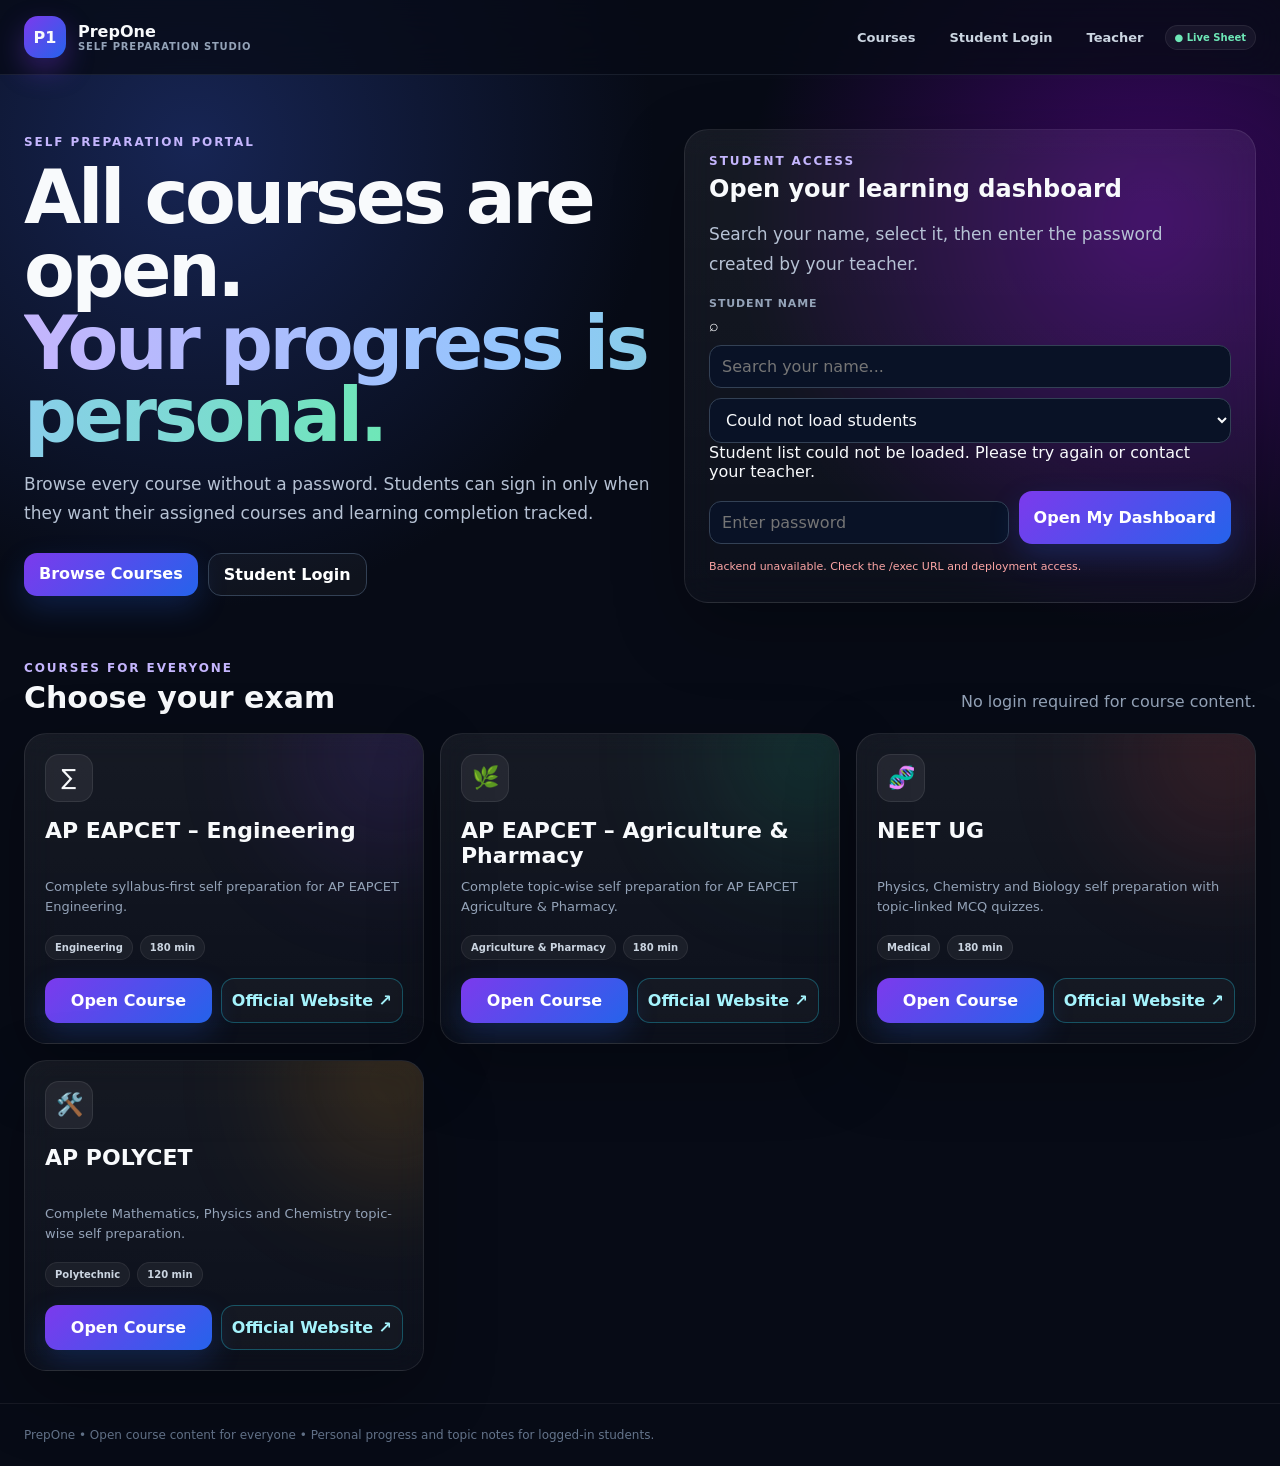
<file: index.html>
<!doctype html><html><head><meta charset="utf-8"><meta name="viewport" content="width=device-width,initial-scale=1"><title>PrepOne • Self Preparation</title><link rel="stylesheet" href="assets/styles.css"></head><body>
<main>
<section class="hero compactHero"><div class="shell heroGrid"><div><div class="eyebrow">Self preparation portal</div><h1>All courses are open.<br><span class="gradientText">Your progress is personal.</span></h1><p>Browse every course without a password. Students can sign in only when they want their assigned courses and learning completion tracked.</p><div class="heroActions"><a href="#courses" class="btn primary">Browse Courses</a><a href="#studentAccess" class="btn ghost">Student Login</a></div></div><aside id="studentAccess" class="studentAccess glass"><div class="eyebrow">Student access</div><h2>Open your learning dashboard</h2><p class="mutedText">Search your name, select it, then enter the password created by your teacher.</p><div class="studentPicker" id="studentPicker">
  <label class="formLabel" for="studentSearch">Student name</label>
  <div class="studentSearchWrap"><span class="studentSearchIcon">⌕</span><input id="studentSearch" class="field" placeholder="Search your name..." autocomplete="off" aria-label="Search student name"></div>
  <select id="studentSelect" class="field studentNameSelect" aria-label="Select your name"><option value="">Loading students…</option></select>
  <div id="studentPickerMsg" class="pickerHint">Select your name from the list.</div>
</div>
<div id="studentPasswordArea" class="studentPasswordArea"><input id="studentPassword" type="password" class="field" placeholder="Enter password" autocomplete="current-password"><button id="studentLoginBtn" class="btn primary">Open My Dashboard</button><div id="studentLoginMsg" class="formMsg"></div></div></aside></div></section>
<section id="courses" class="section"><div class="shell"><div class="sectionHead"><div><div class="eyebrow">Courses for everyone</div><h2>Choose your exam</h2></div><p>No login required for course content.</p></div><div id="examGrid" class="examGrid"></div></div></section>
</main>
<script src="config.js"></script><script src="seed-data.js"></script><script src="assets/app.js"></script><script>initHome()</script></body></html>
</file>
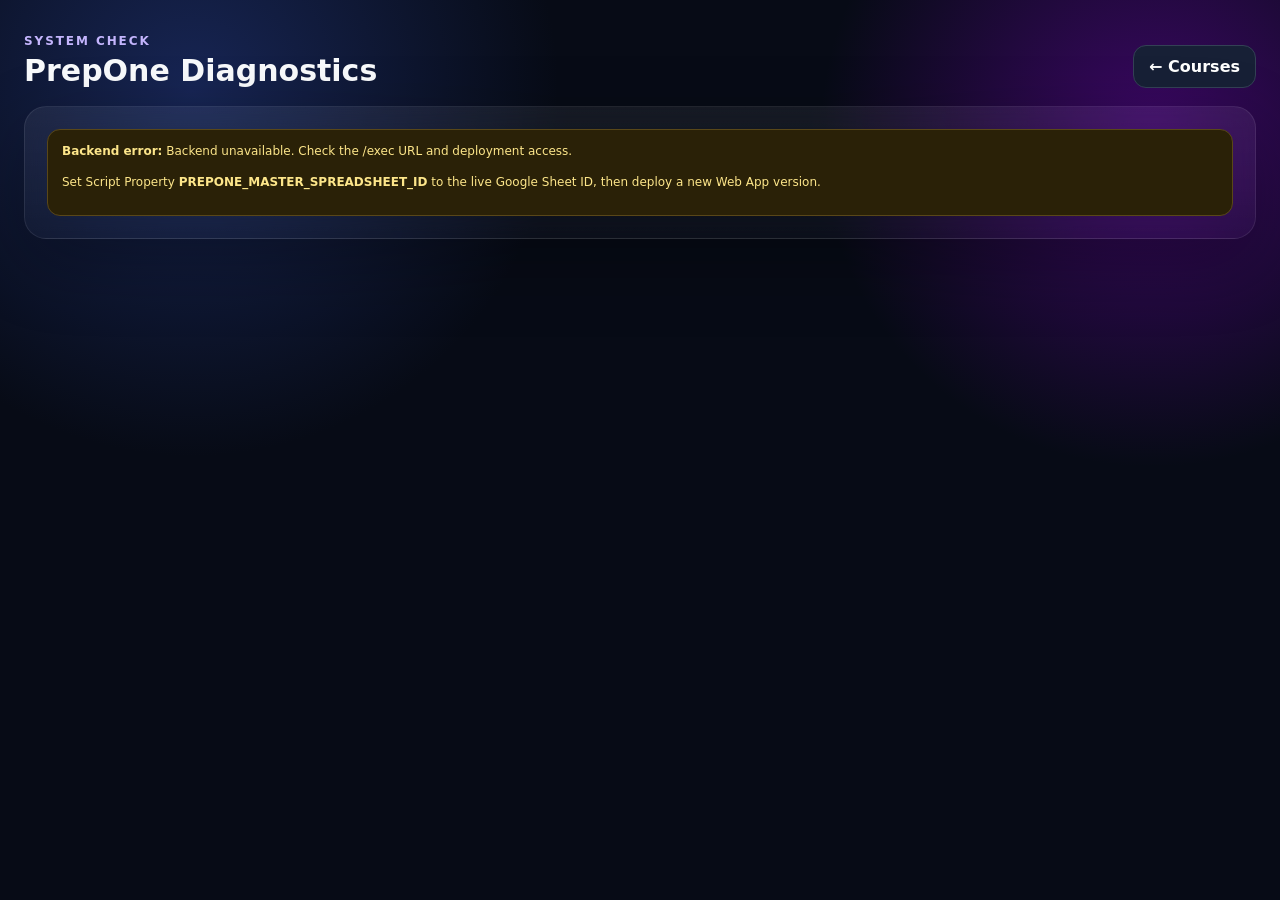
<file: diagnostics.html>
<!doctype html><html><head><meta charset="utf-8"><meta name="viewport" content="width=device-width,initial-scale=1"><title>Diagnostics • PrepOne</title><link rel="stylesheet" href="assets/styles.css"></head><body><main class="shell" style="padding-top:34px"><div class="sectionHead"><div><div class="eyebrow">System check</div><h2>PrepOne Diagnostics</h2></div><a class="btn" href="index.html">← Courses</a></div><section class="contentCard glass"><div id="diag" class="notice">Checking live backend…</div></section></main><script src="config.js"></script><script src="seed-data.js"></script><script src="assets/app.js"></script><script>initDiagnostics()</script></body></html>
</file>
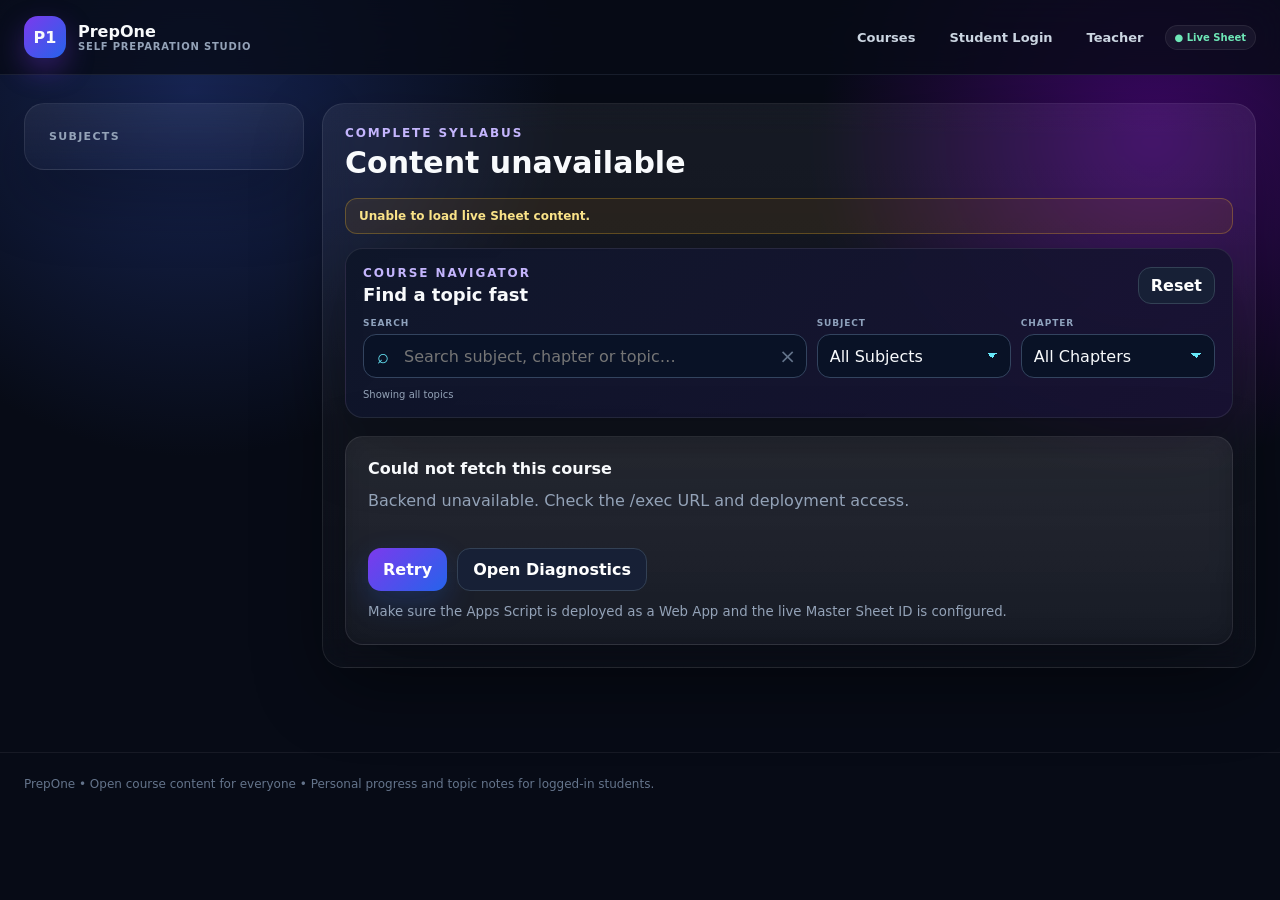
<file: exam.html>
<!doctype html><html><head><meta charset="utf-8"><meta name="viewport" content="width=device-width,initial-scale=1"><title>PrepOne</title><script>(function(){const p=new URLSearchParams(location.search),e=p.get('exam')||'';location.replace('study.html'+(e?'?exam='+encodeURIComponent(e):''));})();</script></head><body></body></html>
</file>
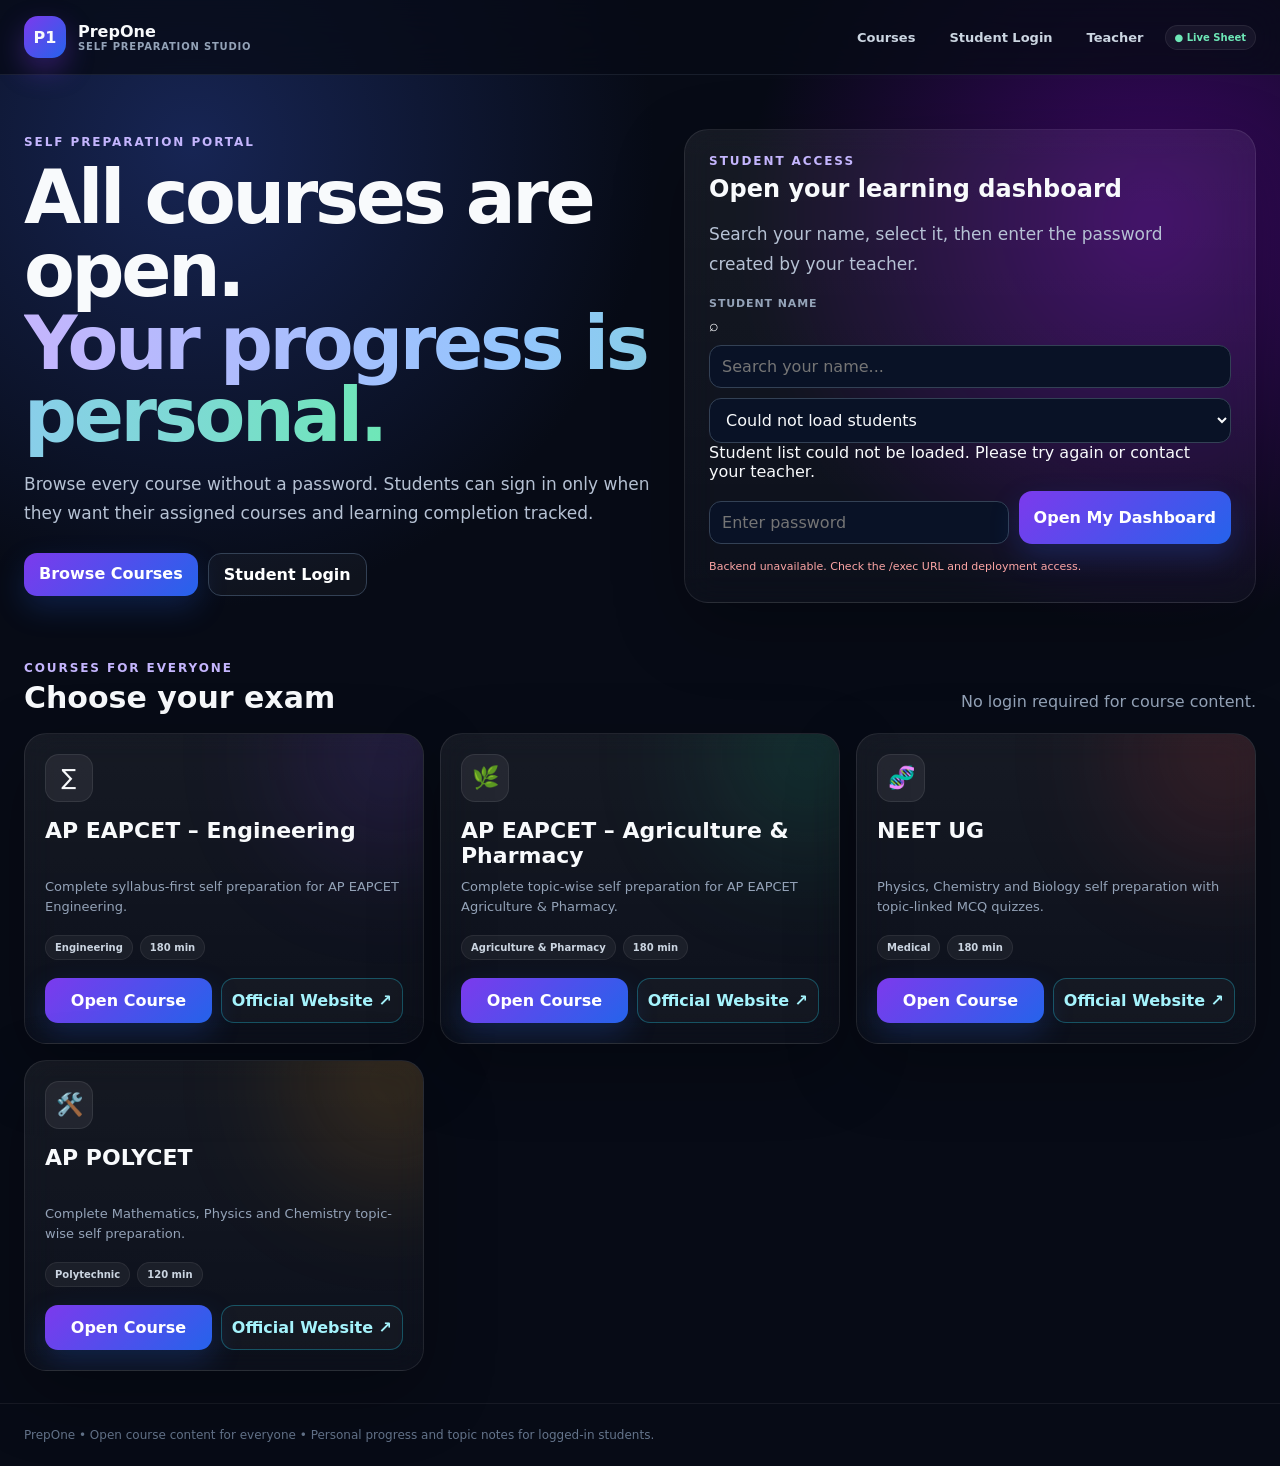
<file: mock.html>
<!doctype html><html><head><meta charset="utf-8"><meta name="viewport" content="width=device-width,initial-scale=1"><title>PrepOne</title><script>location.replace('index.html')</script></head><body></body></html>
</file>
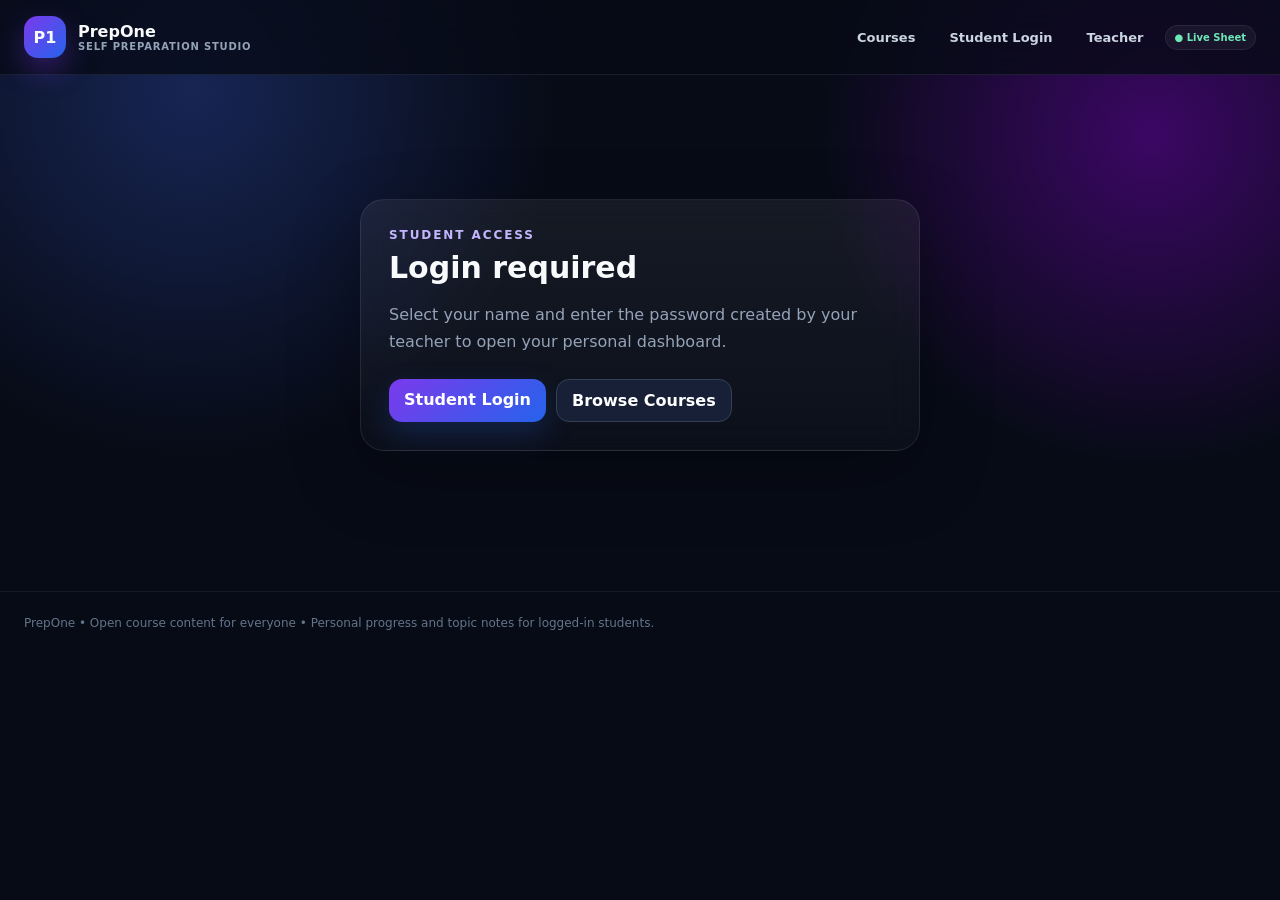
<file: student.html>
<!doctype html><html><head><meta charset="utf-8"><meta name="viewport" content="width=device-width,initial-scale=1"><title>My Learning • PrepOne</title><link rel="stylesheet" href="assets/styles.css"></head><body><main class="shell studentPage"><div id="studentDashboard"></div></main><script src="config.js"></script><script src="seed-data.js"></script><script src="assets/app.js"></script><script>initStudentDashboard()</script></body></html>
</file>
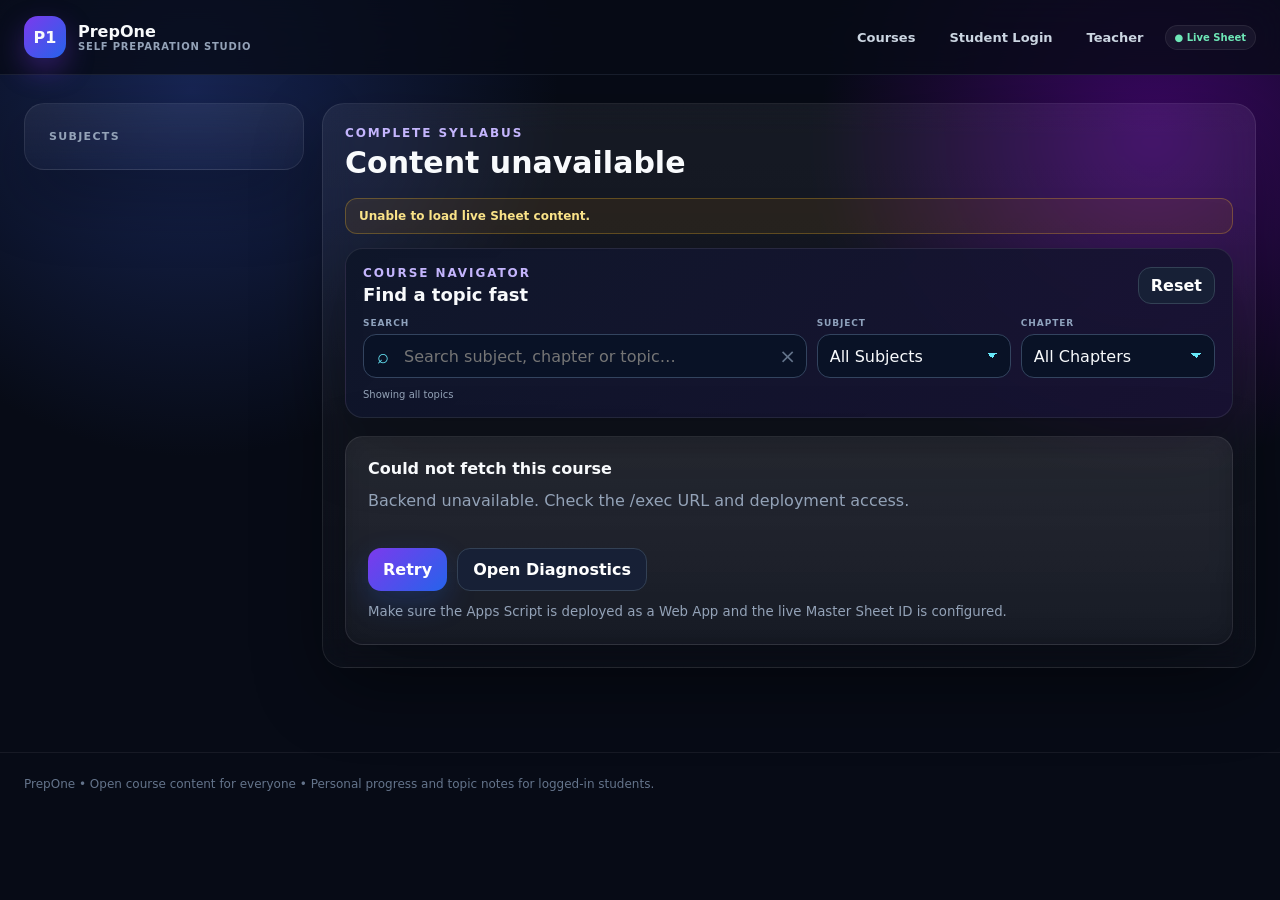
<file: study.html>
<!doctype html><html><head><meta charset="utf-8"><meta name="viewport" content="width=device-width,initial-scale=1"><title>Course • PrepOne</title><link rel="stylesheet" href="assets/styles.css"></head><body><div id="heroSlot"></div><main class="shell"><div id="studentCourseBar"></div><div class="layout courseLayout"><aside class="sidebar glass"><div class="sideTitle">Subjects</div><div id="sideLinks"></div></aside><section class="contentCard glass syllabusCard"><div class="sectionHead"><div><div class="eyebrow">Complete syllabus</div><h2 id="studyTitle">Loading…</h2></div></div><div id="contentStatus" class="contentStatus">Loading course content…</div>
<div class="courseNavigator glass" id="courseNavigator">
  <div class="navigatorTop">
    <div><div class="eyebrow">Course navigator</div><h3>Find a topic fast</h3></div>
    <button id="resetCourseFilters" class="btn navigatorReset" type="button">Reset</button>
  </div>
  <div class="navigatorControls">
    <label class="searchControl"><span>Search</span><div class="searchBox"><span class="searchIcon">⌕</span><input id="courseSearch" type="search" placeholder="Search subject, chapter or topic…" autocomplete="off"><button id="clearCourseSearch" type="button" aria-label="Clear search">×</button></div></label>
    <label class="selectControl"><span>Subject</span><select id="subjectFilter" class="filterSelect"><option value="">All Subjects</option></select></label>
    <label class="selectControl"><span>Chapter</span><select id="chapterFilter" class="filterSelect"><option value="">All Chapters</option></select></label>
  </div>
  <div id="filterSummary" class="filterSummary">Showing all topics</div>
</div>
<div id="chapters"></div></section></div></main><script src="config.js"></script><script src="seed-data.js"></script><script src="assets/app.js"></script><script>initStudy()</script></body></html>
</file>
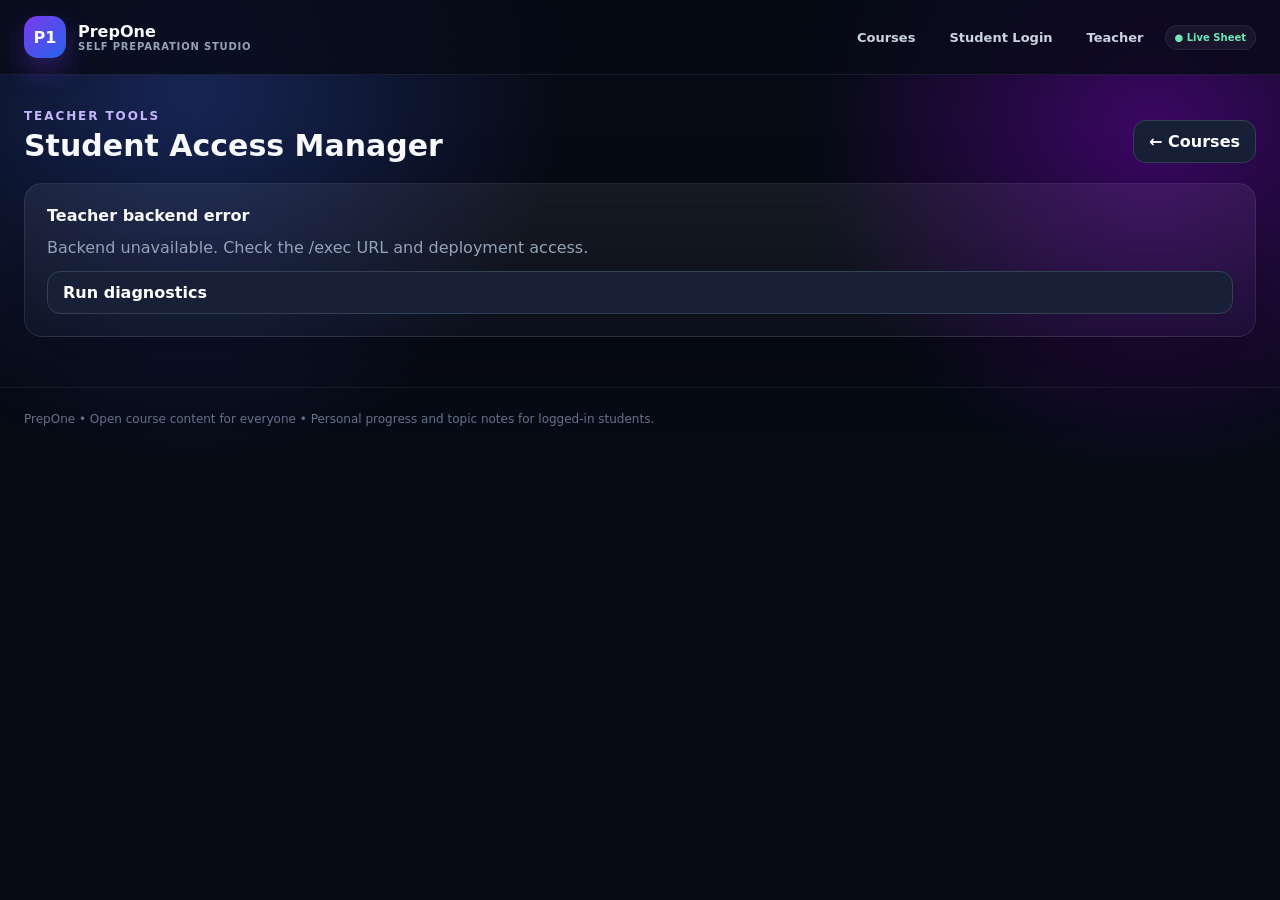
<file: teacher.html>
<!doctype html><html><head><meta charset="utf-8"><meta name="viewport" content="width=device-width,initial-scale=1"><title>Teacher • PrepOne</title><link rel="stylesheet" href="assets/styles.css"></head><body><main class="shell teacherPage"><div class="sectionHead teacherTop"><div><div class="eyebrow">Teacher tools</div><h2>Student Access Manager</h2></div><a class="btn" href="index.html">← Courses</a></div><div id="teacherRoot"></div></main><script src="config.js"></script><script src="seed-data.js"></script><script src="assets/app.js"></script><script>initTeacher()</script></body></html>
</file>
<file: assets/styles.css>
:root{--bg:#070b16;--panel:#0f172a;--panel2:#111c34;--card:#111827;--line:#24324c;--text:#f8fafc;--muted:#94a3b8;--brand:#7c3aed;--brand2:#2563eb;--green:#10b981;--orange:#f59e0b;--red:#ef4444;--soft:#172036;--shadow:0 24px 70px rgba(0,0,0,.28)}
*{box-sizing:border-box}html{scroll-behavior:smooth}body{margin:0;font-family:Inter,ui-sans-serif,system-ui,-apple-system,BlinkMacSystemFont,"Segoe UI",sans-serif;background:radial-gradient(circle at 15% 10%,#172554 0,transparent 27%),radial-gradient(circle at 90% 15%,#3b0764 0,transparent 24%),var(--bg);color:var(--text);min-height:100vh}a{color:inherit;text-decoration:none}button,input,select,textarea{font:inherit}.shell{max-width:1480px;margin:auto;padding:0 24px}.topbar{position:sticky;top:0;z-index:50;background:rgba(7,11,22,.78);backdrop-filter:blur(18px);border-bottom:1px solid rgba(148,163,184,.13)}.topin{height:74px;display:flex;align-items:center;justify-content:space-between;gap:18px}.brand{display:flex;align-items:center;gap:12px;font-weight:900}.brandMark{width:42px;height:42px;border-radius:14px;display:grid;place-items:center;background:linear-gradient(135deg,var(--brand),var(--brand2));box-shadow:0 12px 28px rgba(124,58,237,.35)}.brand small{display:block;color:var(--muted);font-weight:700;font-size:10px;letter-spacing:.08em;text-transform:uppercase}.nav{display:flex;gap:8px;align-items:center;flex-wrap:wrap}.nav a,.nav button{border:1px solid transparent;background:transparent;color:#cbd5e1;padding:9px 12px;border-radius:11px;font-weight:750;font-size:13px}.nav a:hover,.nav a.active,.nav button:hover{background:#ffffff0c;border-color:#ffffff10;color:white}.btn{border:1px solid #334155;background:#172036;color:white;border-radius:13px;padding:11px 15px;font-weight:850;cursor:pointer}.btn:hover{transform:translateY(-1px);border-color:#64748b}.btn.primary{border:0;background:linear-gradient(135deg,var(--brand),var(--brand2));box-shadow:0 12px 30px rgba(37,99,235,.22)}.btn.good{border:0;background:linear-gradient(135deg,#059669,#10b981)}.btn.ghost{background:#ffffff08}.btn:disabled{opacity:.45;cursor:not-allowed;transform:none}.hero{padding:66px 0 36px}.heroGrid{display:grid;grid-template-columns:1.2fr .8fr;gap:28px;align-items:center}.eyebrow{color:#c4b5fd;font-size:12px;letter-spacing:.16em;font-weight:900;text-transform:uppercase}.hero h1{font-size:clamp(38px,6vw,74px);line-height:.98;margin:12px 0 18px;letter-spacing:-.045em}.gradientText{background:linear-gradient(90deg,#c4b5fd,#93c5fd,#6ee7b7);-webkit-background-clip:text;background-clip:text;color:transparent}.hero p{color:#b6c2d4;line-height:1.75;font-size:17px;max-width:780px}.heroActions{display:flex;gap:10px;flex-wrap:wrap;margin-top:24px}.glass{background:linear-gradient(180deg,#ffffff10,#ffffff06);border:1px solid #ffffff16;box-shadow:var(--shadow);backdrop-filter:blur(16px)}.heroPanel{border-radius:26px;padding:22px}.metricGrid{display:grid;grid-template-columns:1fr 1fr;gap:10px}.metric{padding:16px;border-radius:17px;background:#0b1327;border:1px solid #263551}.metric b{font-size:26px;display:block}.metric span{font-size:12px;color:var(--muted)}.section{padding:32px 0}.sectionHead{display:flex;justify-content:space-between;gap:18px;align-items:end;margin-bottom:18px}.sectionHead h2{margin:5px 0 0;font-size:30px}.sectionHead p{color:var(--muted);margin:0;max-width:680px;line-height:1.6}.examGrid{display:grid;grid-template-columns:repeat(3,1fr);gap:16px}.examCard{border-radius:22px;padding:20px;position:relative;overflow:hidden;min-height:270px;display:flex;flex-direction:column;align-items:stretch}.examCard:before{content:"";position:absolute;width:180px;height:180px;border-radius:50%;background:var(--glow,#7c3aed);filter:blur(70px);opacity:.2;right:-60px;top:-70px}.examIcon{width:48px;height:48px;border-radius:14px;display:grid;place-items:center;background:#ffffff10;border:1px solid #ffffff15;font-size:22px}.examCard h3{font-size:22px;margin:16px 0 6px}.examCard p{color:var(--muted);font-size:13px;line-height:1.6;margin:0;min-height:44px}.chips{display:flex;gap:7px;flex-wrap:wrap;margin:14px 0 18px;position:relative;z-index:1}.chip{padding:6px 9px;border-radius:999px;background:#ffffff0d;border:1px solid #ffffff12;color:#cbd5e1;font-size:10px;font-weight:850}.examActions{display:flex;gap:8px;margin-top:auto;position:relative;z-index:2;width:100%}.examActions .btn{flex:1;text-align:center;padding:12px 10px;min-width:0;white-space:nowrap}.featureGrid{display:grid;grid-template-columns:repeat(4,1fr);gap:14px}.feature{padding:18px;border-radius:18px}.feature b{display:block;margin:12px 0 5px}.feature span{color:var(--muted);font-size:12px;line-height:1.55}.pageHero{padding:34px 0 22px}.pageHeroBox{border-radius:24px;padding:26px;display:flex;justify-content:space-between;gap:22px;align-items:center}.pageHero h1{margin:4px 0;font-size:34px}.pageHero p{margin:4px 0 0;color:var(--muted)}.layout{display:grid;grid-template-columns:280px minmax(0,1fr);gap:18px;padding-bottom:44px}.sidebar{border-radius:20px;padding:16px;height:max-content;position:sticky;top:90px}.sideTitle{font-size:11px;color:var(--muted);text-transform:uppercase;letter-spacing:.12em;font-weight:900;margin:10px 8px}.sideLink{display:flex;justify-content:space-between;gap:8px;padding:11px 12px;border-radius:11px;color:#cbd5e1;font-size:13px;font-weight:750;cursor:pointer}.sideLink:hover,.sideLink.active{background:#ffffff0d;color:white}.contentCard{border-radius:22px;padding:22px}.stats{display:grid;grid-template-columns:repeat(4,1fr);gap:12px;margin-bottom:16px}.stat{border:1px solid #25324b;background:#0d1529;border-radius:17px;padding:16px}.stat span{font-size:11px;color:var(--muted)}.stat b{display:block;font-size:24px;margin-top:5px}.subjectGrid{display:grid;grid-template-columns:repeat(3,1fr);gap:12px}.subjectCard{padding:17px;border:1px solid #263552;border-radius:17px;background:#0c1427;cursor:pointer}.subjectCard:hover{border-color:#6d5bd0;transform:translateY(-1px)}.subjectCard h3{margin:0 0 8px}.progressBar{height:7px;background:#1e293b;border-radius:999px;overflow:hidden;margin-top:12px}.progressFill{height:100%;background:linear-gradient(90deg,#7c3aed,#3b82f6,#10b981)}.chapter{border:1px solid #263552;border-radius:16px;margin-bottom:10px;overflow:hidden}.chapterHead{padding:14px 16px;display:flex;justify-content:space-between;align-items:center;cursor:pointer;background:#0c1427}.chapterBody{padding:8px 12px 14px}.topicRow{display:grid;grid-template-columns:1fr auto;gap:12px;padding:11px 9px;border-bottom:1px solid #1e2b42;align-items:center}.topicRow:last-child{border:0}.topicTitle{font-weight:800;font-size:13px}.topicMeta{font-size:10px;color:var(--muted);margin-top:3px}.topicActions{display:flex;gap:6px;flex-wrap:wrap}.mini{border:1px solid #31405b;background:#111c34;color:#dbeafe;border-radius:9px;padding:7px 9px;font-size:10px;font-weight:850;cursor:pointer}.mini:hover{border-color:#7c3aed}.resourceGrid{display:grid;grid-template-columns:repeat(3,1fr);gap:12px}.resourceCard{padding:17px;border:1px solid #263552;background:#0c1427;border-radius:17px}.resourceType{font-size:10px;color:#a78bfa;font-weight:900;letter-spacing:.08em}.resourceCard h3{font-size:16px;margin:8px 0}.resourceCard p{font-size:12px;color:var(--muted);line-height:1.55}.practiceLayout{display:grid;grid-template-columns:minmax(0,1fr) 300px;gap:16px}.questionCard{border-radius:22px;padding:24px}.qLabel{font-size:11px;color:#a78bfa;font-weight:900;letter-spacing:.1em}.qText{font-size:21px;line-height:1.55;margin:12px 0 18px}.options{display:grid;gap:9px}.option{border:1px solid #2b3954;background:#0c1427;border-radius:13px;padding:13px;cursor:pointer;display:flex;gap:10px;align-items:flex-start}.option:hover,.option.selected{border-color:#7c3aed;background:#17143a}.option.correct{border-color:#10b981;background:#06291f}.option.wrong{border-color:#ef4444;background:#321018}.qSide{border-radius:20px;padding:17px;height:max-content}.palette{display:grid;grid-template-columns:repeat(5,1fr);gap:6px}.pal{height:36px;border:1px solid #334155;border-radius:9px;background:#101827;color:#cbd5e1;font-weight:850;cursor:pointer}.pal.active{background:#7c3aed;border-color:#7c3aed;color:white}.pal.answered{border-color:#10b981;color:#6ee7b7}.solution{margin-top:14px;padding:15px;border:1px solid #28564a;background:#09241e;border-radius:13px;color:#d1fae5;line-height:1.55}.filters{display:flex;gap:8px;flex-wrap:wrap;margin-bottom:14px}.field{background:#0d1529;border:1px solid #2d3b55;color:white;border-radius:11px;padding:10px 12px;outline:none}.field:focus{border-color:#7c3aed}.timer{font-size:30px;font-weight:950;letter-spacing:-.03em}.tableWrap{overflow:auto;border:1px solid #263552;border-radius:15px}.dataTable{width:100%;border-collapse:collapse;min-width:720px}.dataTable th,.dataTable td{padding:11px 12px;border-bottom:1px solid #22304a;text-align:left;font-size:12px}.dataTable th{color:#94a3b8;font-size:10px;text-transform:uppercase;letter-spacing:.08em;background:#0d1529}.empty{padding:35px;text-align:center;color:var(--muted)}.notice{padding:12px 14px;border-radius:13px;border:1px solid #594718;background:#2a2107;color:#fde68a;font-size:12px;line-height:1.55}.footer{border-top:1px solid #ffffff10;padding:24px 0;color:#64748b;font-size:12px}.mobileMenu{display:none}.hidden{display:none!important}
@media(max-width:1100px){.examGrid{grid-template-columns:repeat(2,1fr)}.featureGrid{grid-template-columns:repeat(2,1fr)}.heroGrid{grid-template-columns:1fr}.layout{grid-template-columns:1fr}.sidebar{position:static}.subjectGrid,.resourceGrid{grid-template-columns:repeat(2,1fr)}.practiceLayout{grid-template-columns:1fr}.stats{grid-template-columns:repeat(2,1fr)}}
@media(max-width:680px){.shell{padding:0 14px}.nav{display:none}.mobileMenu{display:block}.hero{padding-top:38px}.hero h1{font-size:43px}.examGrid,.featureGrid,.subjectGrid,.resourceGrid{grid-template-columns:1fr}.metricGrid{grid-template-columns:1fr 1fr}.stats{grid-template-columns:1fr 1fr}.pageHeroBox{align-items:flex-start;flex-direction:column}.qText{font-size:18px}.topicRow{grid-template-columns:1fr}.examCard{min-height:250px}}

/* Course card overlap fix */
.examCard>*{position:relative;z-index:1}.examCard h3{min-height:53px;display:flex;align-items:flex-start}.examActions a{display:flex;align-items:center;justify-content:center}.examCard .chips{align-content:flex-start}.examGrid{align-items:stretch}
@media(max-width:680px){.examCard{min-height:0}.examCard h3{min-height:0}.examCard p{min-height:0}.examActions{flex-direction:column}.examActions .btn{width:100%}}

/* Inline MCQ embed */
.topicItem{border-bottom:1px solid #1e2b42}.topicItem:last-child{border-bottom:0}.topicItem .topicRow{border-bottom:0}.disabledMini{opacity:.55;cursor:not-allowed}.mcqPanel{padding:0 9px 14px}.mcqFrameShell{border:1px solid #31405b;border-radius:16px;overflow:hidden;background:#080e1b;box-shadow:0 18px 50px rgba(0,0,0,.22)}.mcqToolbar{display:flex;justify-content:space-between;gap:12px;align-items:center;padding:11px 13px;background:#101a30;border-bottom:1px solid #293852}.mcqToolbar b{display:block;font-size:13px}.mcqToolbar span{display:block;margin-top:2px;color:#94a3b8;font-size:10px}.mcqToolbarActions{display:flex;gap:7px;align-items:center}.mcqFrame{display:block;width:100%;height:min(76vh,840px);min-height:620px;border:0;background:white}.mcqLoading{padding:18px;text-align:center;color:#c4b5fd;font-size:12px}.mcqEmbedNote{padding:9px 12px;border-top:1px solid #293852;background:#0c1427;color:#94a3b8;font-size:10px;line-height:1.55}.mcqPanel:not(.hidden){animation:mcqOpen .2s ease}@keyframes mcqOpen{from{opacity:0;transform:translateY(-5px)}to{opacity:1;transform:none}}@media(max-width:680px){.mcqToolbar{align-items:flex-start;flex-direction:column}.mcqToolbarActions{width:100%;flex-wrap:wrap}.mcqFrame{height:72vh;min-height:540px}.mcqPanel{padding-left:0;padding-right:0}}

/* ==========================================================
   Premium topic workspace — dynamic resource columns L onward
   ========================================================== */
.topicItem{border-bottom:1px solid #1f2b43;padding:0}.topicItem:last-child{border-bottom:0}
.topicLaunch{width:100%;border:0;background:transparent;color:inherit;padding:16px 18px;display:flex;justify-content:space-between;align-items:center;gap:18px;text-align:left;cursor:pointer;transition:.2s ease}
.topicLaunch:hover,.topicLaunch.active{background:linear-gradient(90deg,rgba(124,58,237,.12),rgba(37,99,235,.07))}
.topicLaunch.noResources{cursor:default}.topicLaunch.noResources:hover{background:transparent}
.topicLaunch .topicTitle{display:block;font-weight:900;font-size:14px}.topicLaunch .topicMeta{display:block;color:#8fa2bd;font-size:10px;margin-top:5px}
.topicOpenCue{flex:0 0 auto;border:1px solid #33435f;background:#101a2e;border-radius:999px;padding:7px 11px;font-size:10px;font-weight:850;color:#c7d2fe}.topicOpenCue b{color:#a78bfa;margin-left:4px}
.topicWorkspace{margin:0 12px 16px;border:1px solid #374769;border-radius:20px;overflow:hidden;background:radial-gradient(circle at 100% 0,rgba(124,58,237,.18),transparent 32%),linear-gradient(180deg,#111a2d,#0a1120);box-shadow:0 22px 55px rgba(0,0,0,.28)}
.topicWorkspaceHero{padding:22px;display:flex;justify-content:space-between;align-items:flex-start;gap:18px;border-bottom:1px solid #253553;background:linear-gradient(135deg,rgba(99,102,241,.11),rgba(14,165,233,.04))}
.workspaceKicker{font-size:10px;color:#a5b4fc;letter-spacing:.12em;text-transform:uppercase;font-weight:900}.topicWorkspaceHero h3{font-size:24px;margin:6px 0 5px;letter-spacing:-.02em}.topicWorkspaceHero p{margin:0;color:#91a3bc;font-size:12px;line-height:1.55}
.workspaceClose{border:1px solid #33445f;background:#0c1528;color:#dbeafe;padding:8px 11px;border-radius:10px;font-size:10px;font-weight:850;cursor:pointer}
.resourceAccordion{padding:12px;display:grid;gap:9px}.resourceItem{border:1px solid #273855;border-radius:15px;overflow:hidden;background:#0c1425;--accent:#7c3aed}.resourceItem.violet{--accent:#8b5cf6}.resourceItem.red{--accent:#ef4444}.resourceItem.rose{--accent:#f43f5e}.resourceItem.blue{--accent:#3b82f6}.resourceItem.green{--accent:#10b981}.resourceItem.amber{--accent:#f59e0b}.resourceItem.purple{--accent:#a855f7}.resourceItem.cyan{--accent:#06b6d4}
.resourceToggle{width:100%;border:0;background:transparent;color:white;display:grid;grid-template-columns:40px 1fr auto;align-items:center;gap:12px;padding:13px 14px;text-align:left;cursor:pointer}.resourceToggle:hover,.resourceToggle.active{background:linear-gradient(90deg,color-mix(in srgb,var(--accent) 14%,transparent),transparent)}
.resourceIcon{width:36px;height:36px;border-radius:11px;background:color-mix(in srgb,var(--accent) 18%,#0f172a);border:1px solid color-mix(in srgb,var(--accent) 45%,#24324c);display:grid;place-items:center;color:#fff;font-size:11px;font-weight:950;box-shadow:0 8px 22px color-mix(in srgb,var(--accent) 14%,transparent)}
.resourceToggleText b{display:block;font-size:13px}.resourceToggleText small{display:block;color:#8699b4;font-size:9px;margin-top:3px;text-transform:uppercase;letter-spacing:.08em}.resourceChevron{font-size:19px;color:var(--accent);font-weight:300}
.resourceViewer{border-top:1px solid #263752;background:#070d19}.resourceViewerInner{padding:12px}.resourceViewer:not(.hidden){animation:resourceOpen .2s ease}@keyframes resourceOpen{from{opacity:0;transform:translateY(-4px)}to{opacity:1;transform:none}}
.resourceMedia{border:1px solid #263752;border-radius:14px;overflow:hidden;background:#020617}.resourceMedia iframe{width:100%;height:min(72vh,820px);min-height:560px;border:0;background:white;display:block}.resourceMedia.ratio{aspect-ratio:16/9}.resourceMedia.ratio iframe{height:100%;min-height:0}.resourceMedia img{display:block;max-width:100%;width:auto;max-height:76vh;margin:auto;object-fit:contain;background:#fff}.resourceMedia video{display:block;width:100%;max-height:76vh;background:#000}.audioStage{min-height:170px;display:flex;align-items:center;justify-content:center;gap:22px;padding:26px;border:1px solid #263752;border-radius:14px;background:radial-gradient(circle at 20% 20%,rgba(16,185,129,.18),transparent 40%),#07111c}.audioStage audio{width:min(760px,80%)}.audioDisc{width:76px;height:76px;border-radius:50%;display:grid;place-items:center;font-size:28px;background:linear-gradient(135deg,#059669,#10b981);box-shadow:0 16px 40px rgba(16,185,129,.22)}
.resourceOpenExternal{display:inline-flex;margin-top:9px;border:1px solid #33445f;background:#0e182c;color:#cbd5e1;border-radius:10px;padding:8px 11px;font-size:10px;font-weight:850}.resourceOpenExternal:hover{border-color:#64748b;color:white}.embedFallback{display:flex;justify-content:space-between;align-items:center;gap:10px;color:#7488a5;font-size:10px}.embedFallback .resourceOpenExternal{margin-top:0}
.studyHint{margin-bottom:14px;padding:11px 13px;border-radius:13px;background:linear-gradient(90deg,rgba(124,58,237,.1),rgba(37,99,235,.08));border:1px solid #2e3e5d;color:#aab8cc;font-size:11px;line-height:1.55}
@media(max-width:680px){.topicLaunch{padding:14px 12px}.topicOpenCue{padding:7px 9px}.topicWorkspace{margin-left:0;margin-right:0}.topicWorkspaceHero{flex-direction:column}.resourceToggle{grid-template-columns:36px 1fr auto;padding:12px}.resourceViewerInner{padding:8px}.resourceMedia iframe{height:68vh;min-height:480px}.audioStage{flex-direction:column}.audioStage audio{width:100%}}

/* V6 topic separation + long-study comfort */
.chapterBody{display:grid;gap:6px;padding:10px 11px 13px}
.topicItem{border:1px solid rgba(73,91,125,.48)!important;border-radius:13px;background:linear-gradient(180deg,rgba(17,28,52,.76),rgba(10,18,34,.72));overflow:hidden;transition:border-color .18s ease,background .18s ease,transform .18s ease}
.topicItem.hasResources:hover{border-color:rgba(124,58,237,.65)!important;background:linear-gradient(180deg,rgba(28,32,67,.82),rgba(12,20,39,.78))}
.topicItem.emptyTopic{opacity:.82}
.topicItem + .topicItem{margin-top:0}
.topicLaunch{min-height:66px}
.topicWorkspace{margin:0 8px 10px;border-color:#405173}
.resourceAccordion{gap:8px}
.resourceItem{box-shadow:0 5px 18px rgba(0,0,0,.10)}
.resourceViewerInner{background:linear-gradient(180deg,#080f1e,#070c17)}
.embedFallback{padding-top:8px;line-height:1.45}
@media(max-width:680px){.chapterBody{gap:5px;padding:8px 7px 10px}.topicLaunch{min-height:60px}.topicWorkspace{margin:0 4px 8px}}

.contentStatus{margin:0 0 14px;padding:10px 13px;border:1px solid rgba(110,231,183,.22);border-radius:12px;background:rgba(16,185,129,.08);color:#a7f3d0;font-size:12px;font-weight:750}.contentStatus.warn{border-color:rgba(251,191,36,.28);background:rgba(245,158,11,.09);color:#fde68a}.contentStatus.ok{color:#a7f3d0}

/* ================= V9 Student Portal ================= */
.compactHero{padding:54px 0 26px}.compactHero .heroGrid{grid-template-columns:1.05fr .95fr}.mutedText{color:#94a3b8;line-height:1.6;font-size:13px}.studentAccess{padding:24px;border-radius:24px}.studentAccess h2{margin:7px 0 5px}.studentAccess .field{margin-top:10px}.studentSelect{min-height:145px}.studentPasswordArea{display:grid;grid-template-columns:1fr auto;gap:10px;margin-top:10px}.studentPasswordArea .formMsg{grid-column:1/-1}.formMsg{min-height:18px;color:#fca5a5;font-size:11px;margin-top:6px}.nav button{cursor:pointer}.courseLayout{margin-top:28px;margin-bottom:40px}.studentCourseBar{margin:22px 0 -6px;padding:12px 16px;display:flex;justify-content:space-between;gap:12px;align-items:center;color:#cbd5e1;font-size:12px}.studentCourseBar a{color:#c4b5fd;font-weight:850}.completionBar{display:flex;justify-content:space-between;gap:12px;align-items:center;padding:10px 2px 0;color:#94a3b8;font-size:11px}.resourceDone{border-color:rgba(16,185,129,.55)!important}.resourceDone .resourceToggleText small{color:#6ee7b7}.topicDone{border-color:rgba(16,185,129,.5)!important;box-shadow:inset 3px 0 0 #10b981}.topicDone .topicOpenCue{color:#6ee7b7;border-color:rgba(16,185,129,.45)}
.studentPage,.teacherPage{padding-top:34px;padding-bottom:50px}.studentHero{padding:28px;border-radius:24px;display:flex;align-items:flex-start;justify-content:space-between;gap:18px}.studentHero h1{font-size:38px;margin:7px 0}.studentHero p{color:#94a3b8;max-width:760px}.studentKpis{display:grid;grid-template-columns:repeat(4,1fr);gap:14px;margin:18px 0}.continueCard{padding:22px;display:flex;align-items:center;justify-content:space-between;gap:18px;border-radius:20px}.continueCard h2{margin:6px 0}.continueCard p{margin:0;color:#94a3b8}.studentCoursesSection{padding-top:32px}.studentCourseGrid{display:grid;grid-template-columns:repeat(2,1fr);gap:16px}.studentCourseCard{padding:22px;border-radius:22px;position:relative;overflow:hidden}.studentCourseCard:before{content:"";position:absolute;inset:auto -50px -60px auto;width:180px;height:180px;border-radius:50%;background:var(--glow);filter:blur(70px);opacity:.22}.studentCourseCard>*{position:relative;z-index:1}.studentCourseCard h3{font-size:21px;margin:12px 0 7px}.studentCourseCard p{color:#94a3b8}.studentCourseCard .btn{margin-top:15px;display:inline-flex}.courseTop{display:flex;justify-content:space-between;align-items:center}.examIcon.small{width:38px;height:38px;font-size:18px}.recentCard{margin-top:20px}.recentList{display:grid;gap:8px}.recentList a{padding:12px 14px;border:1px solid #263752;background:#0b1426;border-radius:13px;display:flex;justify-content:space-between;gap:16px}.recentList span{color:#8fa2bd;font-size:11px}.authCard{max-width:560px;margin:90px auto;padding:28px;border-radius:24px}.authCard h2{font-size:30px;margin:8px 0}.authCard p{color:#94a3b8;line-height:1.7}.authCard .field{margin:10px 0}.teacherTop{margin-bottom:20px}.teacherGrid{display:grid;grid-template-columns:390px 1fr;gap:18px}.formLabel{display:block;margin:14px 0 6px;color:#94a3b8;font-size:11px;font-weight:800;text-transform:uppercase;letter-spacing:.08em}.courseChecks{display:grid;gap:7px;padding:10px;border:1px solid #263752;border-radius:14px;background:#0a1222}.courseChecks label,.toggleLabel{display:flex;gap:9px;align-items:center;color:#dbeafe;font-size:12px}.toggleLabel{margin:14px 0}.formActions{display:flex;gap:8px;margin-top:14px}.teacherStudentList{display:grid;gap:8px;margin-top:12px}.teacherStudentRow{padding:13px 14px;border:1px solid #263752;border-radius:14px;background:#0b1426;display:flex;justify-content:space-between;align-items:center;gap:12px}.teacherStudentRow b{display:block}.teacherStudentRow span{display:block;margin-top:4px;color:#8fa2bd;font-size:10px}.rowActions{display:flex;gap:7px}.btn.danger{border-color:#7f1d1d;background:#2b1014;color:#fecaca}.field{width:100%;border:1px solid #334155;background:#091226;color:#f8fafc;border-radius:12px;padding:11px 12px;outline:none}.field:focus{border-color:#7c3aed;box-shadow:0 0 0 3px rgba(124,58,237,.12)}
@media(max-width:950px){.studentKpis{grid-template-columns:repeat(2,1fr)}.studentCourseGrid{grid-template-columns:1fr}.teacherGrid{grid-template-columns:1fr}.compactHero .heroGrid{grid-template-columns:1fr}}
@media(max-width:680px){.studentPasswordArea{grid-template-columns:1fr}.studentHero,.continueCard,.studentCourseBar,.teacherStudentRow{flex-direction:column;align-items:flex-start}.studentKpis{grid-template-columns:1fr 1fr}.studentHero h1{font-size:30px}.recentList a{flex-direction:column}.rowActions{width:100%}.rowActions .btn{flex:1}}


/* ================= V12 Hierarchy / Navigator / Notes ================= */
.chapter{border:1px solid rgba(245,158,11,.30)!important;background:linear-gradient(180deg,rgba(75,45,8,.20),rgba(20,23,36,.88))!important;border-radius:18px!important;overflow:hidden;margin-bottom:14px!important;box-shadow:0 12px 34px rgba(0,0,0,.14)}
.chapterHead{background:linear-gradient(90deg,rgba(146,64,14,.42),rgba(91,33,182,.22))!important;border-bottom:1px solid rgba(251,191,36,.25)!important;padding:15px 17px!important;color:#fff7ed!important}
.chapterHead>span{color:#fde68a!important}.chapterIdentity{display:flex;align-items:center;gap:10px}.chapterBadge{font-size:8px;letter-spacing:.14em;font-weight:950;color:#fbbf24;background:rgba(120,53,15,.38);border:1px solid rgba(245,158,11,.38);padding:5px 7px;border-radius:999px}
.chapterBody{background:linear-gradient(180deg,rgba(6,19,39,.86),rgba(7,13,25,.92))!important;gap:8px!important;padding:11px!important}
.topicItem{background:linear-gradient(100deg,rgba(8,47,73,.50),rgba(10,23,44,.94))!important;border:1px solid rgba(34,211,238,.24)!important;border-left:3px solid #22d3ee!important;border-radius:12px!important;box-shadow:none!important}
.topicItem.hasResources:hover{background:linear-gradient(100deg,rgba(8,74,102,.62),rgba(17,28,55,.96))!important;border-color:rgba(34,211,238,.48)!important;transform:translateX(2px)}
.topicLaunch.active{background:linear-gradient(90deg,rgba(14,116,144,.25),rgba(59,130,246,.09))!important}.topicBadge{display:inline-flex;margin-right:9px;font-size:8px;letter-spacing:.12em;font-weight:950;color:#67e8f9;background:rgba(8,145,178,.16);border:1px solid rgba(34,211,238,.30);padding:4px 6px;border-radius:999px;vertical-align:middle}.topicMain{display:block}.topicTitle{display:inline!important;color:#e0f2fe!important}.topicMeta{margin-left:0!important;margin-top:7px!important;color:#7dd3fc!important}
.subjectBlock{margin-bottom:20px}.subjectRibbon{display:flex;align-items:center;gap:10px;margin:4px 0 10px;padding:9px 12px;border-radius:12px;background:linear-gradient(90deg,rgba(79,70,229,.17),rgba(14,165,233,.08));border:1px solid rgba(99,102,241,.20)}.subjectRibbon span{font-size:8px;letter-spacing:.15em;color:#a5b4fc;font-weight:950}.subjectRibbon b{font-size:14px}.subjectRibbon em{margin-left:auto;font-size:10px;color:#7dd3fc;font-style:normal}

.courseNavigator{padding:17px;margin:0 0 18px;border-radius:18px;background:linear-gradient(135deg,rgba(15,23,42,.96),rgba(24,18,51,.92))!important}.navigatorTop{display:flex;align-items:center;justify-content:space-between;gap:14px;margin-bottom:13px}.navigatorTop h3{margin:4px 0 0;font-size:18px}.navigatorControls{display:grid;grid-template-columns:minmax(260px,1.6fr) minmax(170px,.7fr) minmax(170px,.7fr);gap:10px}.navigatorControls label>span{display:block;margin:0 0 6px;color:#8fa2bd;font-size:9px;font-weight:900;text-transform:uppercase;letter-spacing:.10em}.searchBox{height:44px;border:1px solid #33445f;background:#091226;border-radius:13px;display:grid;grid-template-columns:38px 1fr 36px;align-items:center;transition:.18s}.searchBox:focus-within{border-color:#22d3ee;box-shadow:0 0 0 3px rgba(34,211,238,.10)}.searchBox input{height:100%;border:0;outline:0;background:transparent;color:#f8fafc;font:inherit;min-width:0}.searchIcon{display:grid;place-items:center;color:#67e8f9;font-size:20px}.searchBox button{border:0;background:transparent;color:#64748b;font-size:20px;cursor:pointer}.searchBox button:hover{color:#fff}.filterSelect{width:100%;height:44px;border:1px solid #33445f;border-radius:13px;background:#091226;color:#f8fafc;padding:0 38px 0 12px;outline:none;appearance:none;background-image:linear-gradient(45deg,transparent 50%,#67e8f9 50%),linear-gradient(135deg,#67e8f9 50%,transparent 50%);background-position:calc(100% - 18px) 18px,calc(100% - 13px) 18px;background-size:5px 5px,5px 5px;background-repeat:no-repeat}.filterSelect:focus{border-color:#22d3ee;box-shadow:0 0 0 3px rgba(34,211,238,.10)}.filterSummary{margin-top:11px;color:#94a3b8;font-size:10px}.filterSummary b{color:#67e8f9}.navigatorReset{padding:8px 12px!important}.searchEmpty{display:flex!important;flex-direction:column;gap:5px}.searchEmpty span{color:#7f8fa8;font-size:11px}
.sidebar .sideLink{width:100%;border:0;background:transparent;color:inherit;text-align:left;cursor:pointer}.sidebar .sideLink.active{background:linear-gradient(90deg,rgba(34,211,238,.13),rgba(99,102,241,.09));color:#cffafe}

.examActions{display:grid!important;grid-template-columns:1fr auto!important;gap:9px!important}.examActions .officialBtn{white-space:nowrap}.officialBtn{border-color:rgba(34,211,238,.32)!important;color:#a5f3fc!important}.officialBtn:hover{background:rgba(8,145,178,.12)!important;border-color:#22d3ee!important;color:#ecfeff!important}.studentCourseActions{display:flex;gap:8px;flex-wrap:wrap;margin-top:15px}.studentCourseActions .btn{margin-top:0!important}

.topicNoteBox{margin:2px 0 4px;border:1px solid rgba(167,139,250,.28);border-radius:15px;background:linear-gradient(135deg,rgba(49,46,129,.22),rgba(8,18,34,.94));padding:13px 14px;box-shadow:0 10px 26px rgba(0,0,0,.12)}
.topicNoteHead{display:flex;align-items:flex-start;justify-content:space-between;gap:12px;margin-bottom:10px}.topicNoteHead>div{display:grid;gap:3px}.topicNoteHead b{font-size:13px;color:#f8fafc}.topicNoteHead small{font-size:9px;color:#8191aa}.topicNoteKicker{font-size:8px;letter-spacing:.14em;font-weight:950;color:#c4b5fd}.topicNoteCount{flex:0 0 auto;padding:5px 8px;border-radius:999px;border:1px solid rgba(167,139,250,.25);color:#c4b5fd;background:rgba(124,58,237,.10);font-size:9px;font-weight:850}.topicNoteComposer{display:grid;grid-template-columns:1fr 2fr;gap:8px}.topicNoteTitle{min-width:0}.topicNoteText{min-width:0;min-height:72px;resize:vertical;line-height:1.55}.topicNoteComposer .noteQuickTags{grid-column:1/-1;margin-top:0}.topicNoteActions{grid-column:1/-1;display:flex;align-items:center;gap:8px;margin-top:1px}.topicNoteActions .btn{padding:8px 11px;font-size:10px}.topicNoteMsg{min-height:14px}.topicSavedNotes{display:grid;gap:7px;margin-top:10px}.topicNoteCard{border:1px solid #283a58;border-left:3px solid #8b5cf6;border-radius:12px;background:#0a1426;padding:10px 11px}.topicNoteCardTop{display:flex;justify-content:space-between;align-items:flex-start;gap:8px}.topicNoteCardTop>span{font-size:8px;letter-spacing:.1em;font-weight:900;color:#67e8f9}.topicNoteCard h4{font-size:12px;margin:6px 0 4px}.topicNoteCard p{white-space:pre-wrap;color:#cbd5e1;font-size:10px;line-height:1.55;margin:0 0 5px}.topicNoteCard small{font-size:8px;color:#64748b}.topicNoteEmpty{padding:7px 2px;color:#64748b;font-size:9px}.noteIconBtn{border:0;background:transparent;color:#a5b4fc;font-size:9px;font-weight:850;cursor:pointer;padding:2px 4px}.noteIconBtn.danger{color:#fca5a5}.noteQuickTags{display:flex;gap:6px;flex-wrap:wrap}.noteQuickTags button{border:1px solid #33445f;background:#0b1629;color:#a5b4fc;border-radius:999px;padding:5px 8px;font-size:8px;font-weight:850;cursor:pointer}.noteQuickTags button:hover{border-color:#6366f1;color:#fff}
@media(max-width:980px){.navigatorControls{grid-template-columns:1fr 1fr}.searchControl{grid-column:1/-1}.topicNoteComposer{grid-template-columns:1fr}.topicNoteText,.topicNoteComposer .noteQuickTags,.topicNoteActions{grid-column:1}}
@media(max-width:680px){.navigatorControls{grid-template-columns:1fr}.searchControl{grid-column:auto}.navigatorTop{align-items:flex-end}.chapterIdentity{align-items:flex-start;flex-direction:column;gap:6px}.subjectRibbon{flex-wrap:wrap}.subjectRibbon em{width:100%;margin-left:0}.examActions{grid-template-columns:1fr!important}.topicNoteBox{padding:11px}.topicNoteHead{flex-direction:column}.topicNoteCount{align-self:flex-start}}
/* V12.2 reliability + compact premium UX */
.hidden{display:none!important}
.errorCard,.loadingCard{padding:22px;border-radius:18px;display:grid;gap:10px}.errorCard b{font-size:16px}.errorCard span,.errorCard small{color:#94a3b8;line-height:1.6}.loadingCard{color:#c4b5fd}
.diagGrid{display:grid;grid-template-columns:repeat(5,1fr);gap:10px;margin-bottom:14px}.diagGrid>div{padding:14px;border:1px solid #263752;border-radius:14px;background:#0b1426}.diagGrid span{display:block;color:#8fa2bd;font-size:10px;text-transform:uppercase;letter-spacing:.08em}.diagGrid b{display:block;margin-top:5px;font-size:18px}.mutedText{color:#94a3b8;line-height:1.6}
.topicNoteHeadActions{display:flex;align-items:center;gap:7px;flex-wrap:wrap}.noteAddBtn{padding:7px 10px;font-size:10px}.topicNoteComposer{transition:.18s}.topicNoteBox:focus-within{border-color:rgba(167,139,250,.5);box-shadow:0 12px 30px rgba(76,29,149,.12)}
.emptyStateCard{padding:28px}.emptyStateCard h2{margin:7px 0}.emptyStateCard p{color:#94a3b8;line-height:1.7;max-width:720px}
@media(max-width:1050px){.diagGrid{grid-template-columns:repeat(3,1fr)}}
@media(max-width:680px){.diagGrid{grid-template-columns:1fr 1fr}.topicNoteHeadActions{width:100%;justify-content:flex-start}}
</file>
